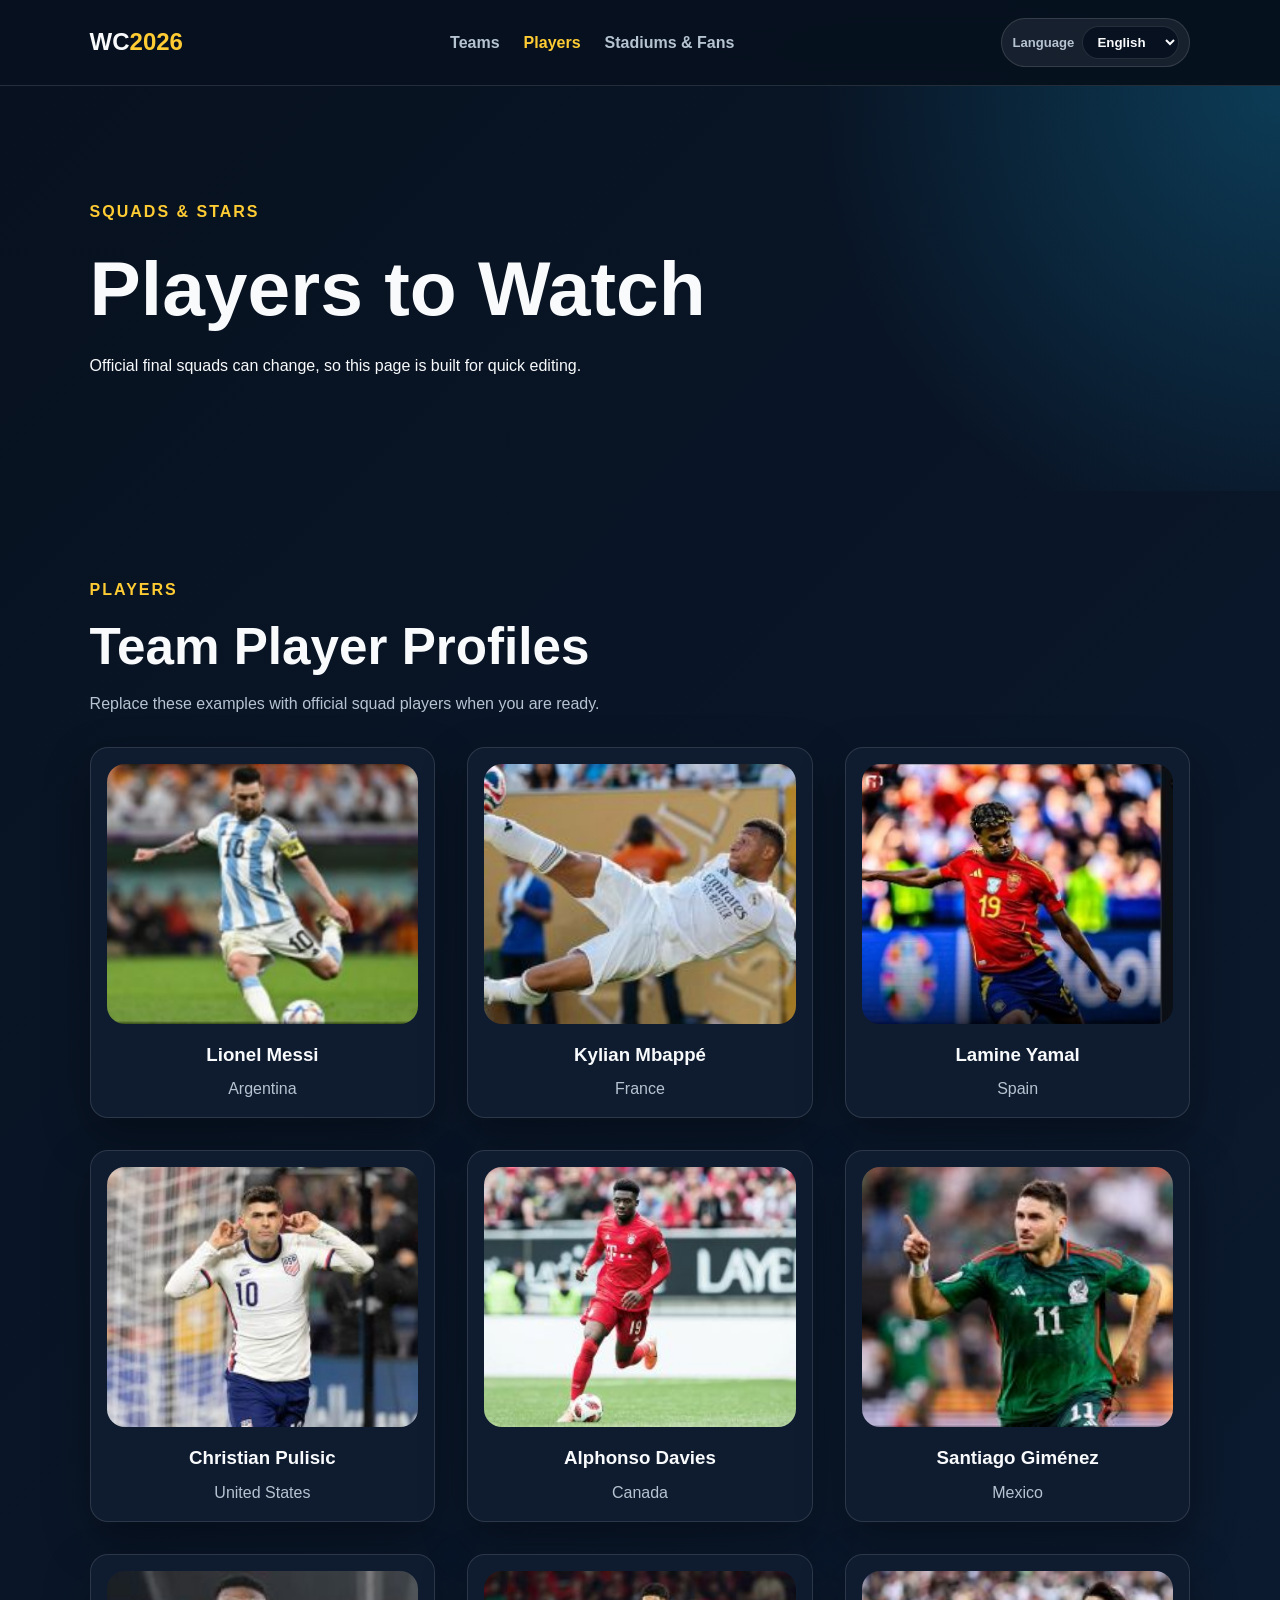
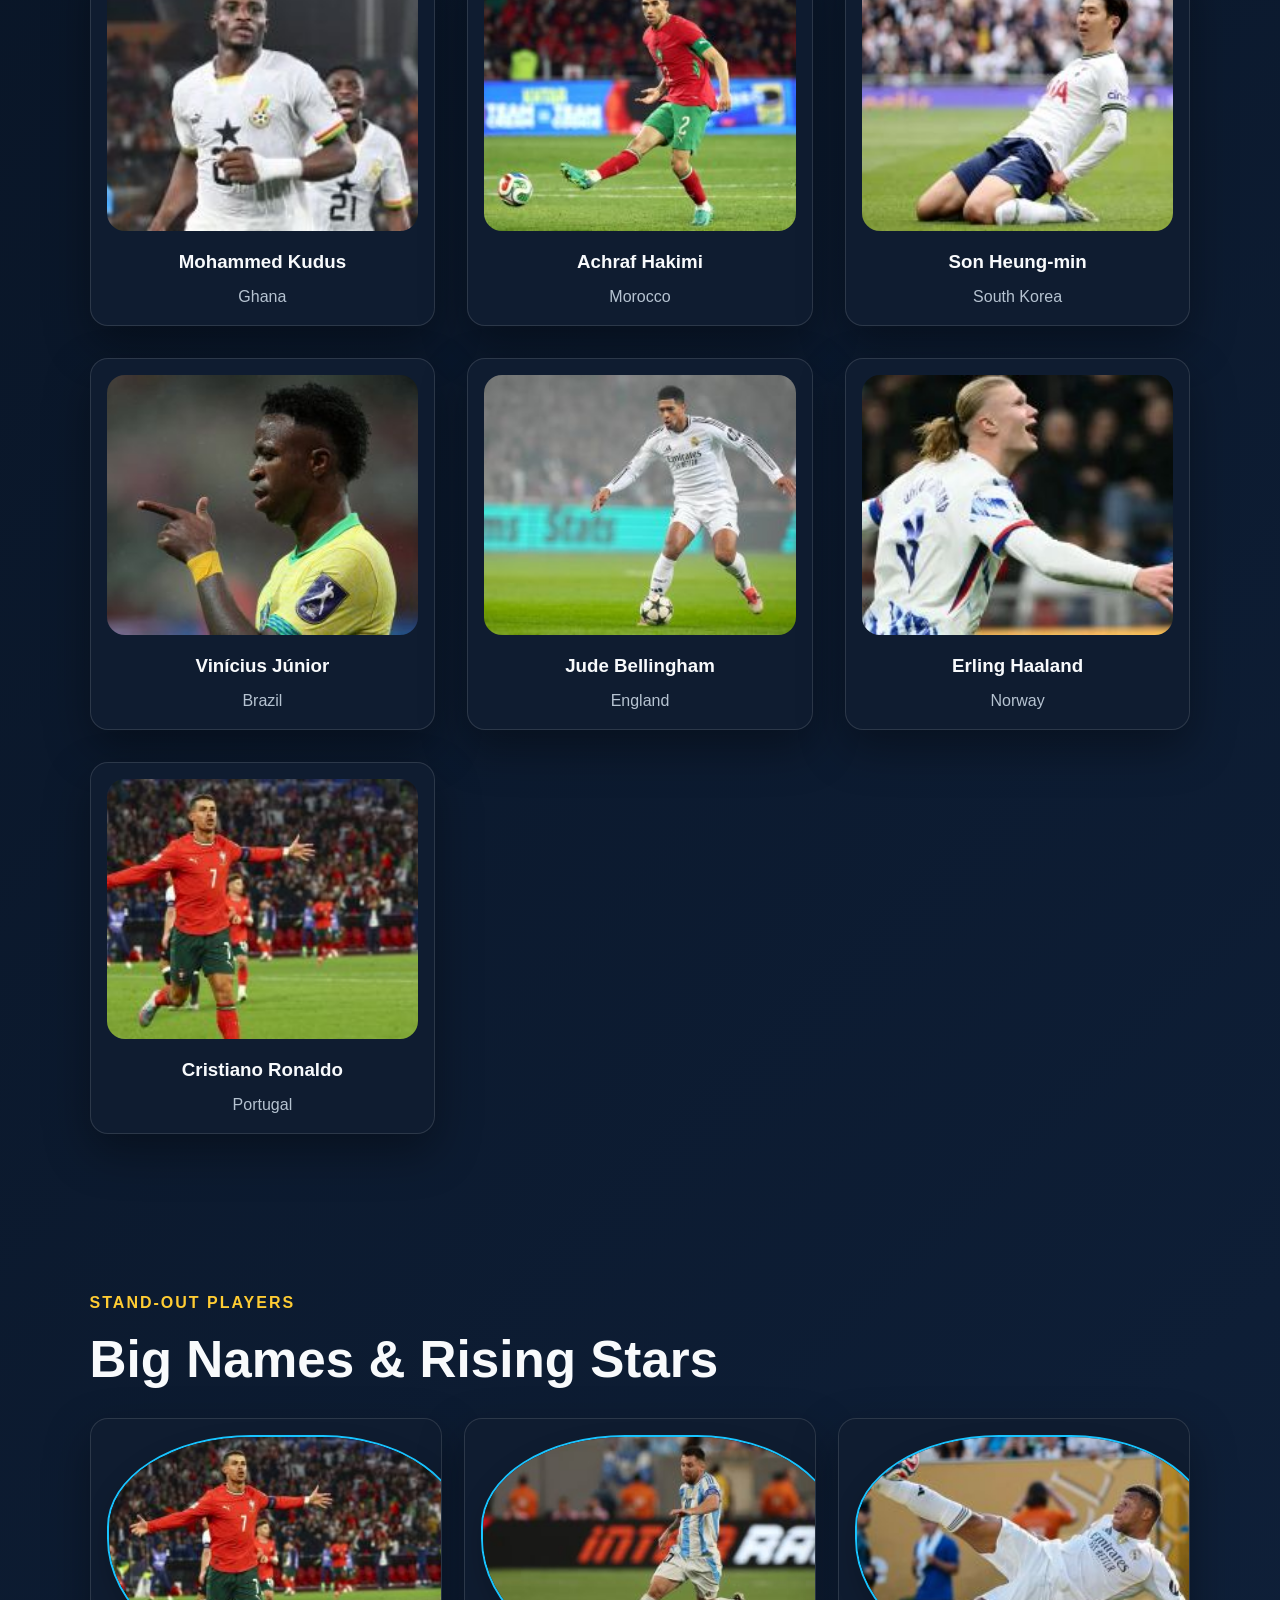
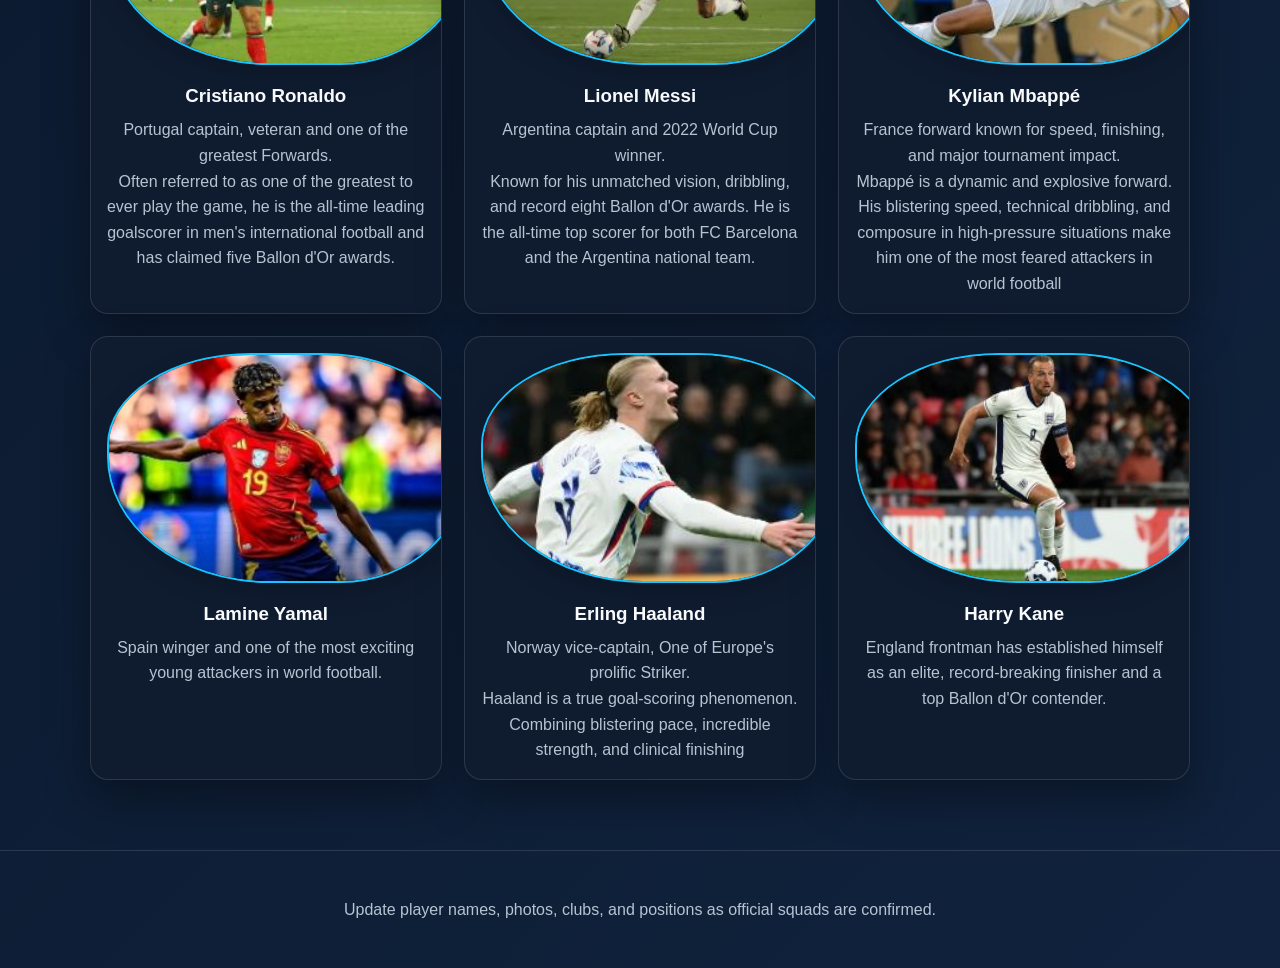
<file: players.html>
<!DOCTYPE html>
<html lang="en">
<head>
  <meta charset="UTF-8" />
  <meta name="viewport" content="width=device-width, initial-scale=1.0" />
  <title data-i18n-title="metaTitlePlayers">World Cup 2026 | Players</title>
  <link rel="stylesheet" href="assets/css/style.css" />
</head>
<body>
<header class="site-header">
  <a class="logo" href="index.html">WC<span>2026</span></a>
  <nav class="nav" id="nav">
    <a href="index.html" data-i18n="navTeams">Teams</a>
    <a href="players.html" class="active" data-i18n="navPlayers">Players</a>
    <a href="stadiums-fans.html" data-i18n="navStadiums">Stadiums & Fans</a>
  </nav>
  <div class="language-switcher" aria-label="Language selector">
    <label for="languageSelect" data-i18n="languageLabel">Language</label>
    <select id="languageSelect">
      <option value="en">English</option>
      <option value="fr">Français</option>
      <option value="es">Español</option>
    </select>
  </div>
  <button class="menu-btn" id="menuBtn">☰</button>
</header>

<section class="page-hero small">
  <p class="eyebrow" data-i18n="playersEyebrow">Squads & Stars</p>
  <h1 data-i18n="playersTitle">Players to Watch</h1>
  <p data-i18n="playersIntro">Official final squads can change, so this page is built for quick editing.</p>
</section>

<section class="section">
  <div class="section-title">
    <p class="eyebrow" data-i18n="playersSecEyebrow">Players</p>
    <h2 data-i18n="playersSecTitle">Team Player Profiles</h2>
    <p class="note" data-i18n="playersNote">Replace these examples with official squad players when you are ready.</p>
  </div>
  <div class="player-grid" id="playerGrid"></div>
</section>

<section class="section standout">
  <div class="section-title">
    <p class="eyebrow" data-i18n="standoutEyebrow">Stand-out Players</p>
    <h2 >Big Names & Rising Stars</h2>
  </div>
  <div class="cards four">

  <article class="card player-card">

  <div class="avatar">
    <img src="assets/images/Cristiano Ronaldo.jpg"
         alt="Cristiano Ronaldo"
         loading="lazy"
         decoding="async">
  </div>
  <h3>Cristiano Ronaldo</h3>
  <p> Portugal captain, veteran and one of the greatest Forwards.</p>
  <p> Often referred to as one of the greatest to ever play the game, he is the all-time leading goalscorer in men's international football and has claimed five Ballon d'Or awards.</p>

</article>
   <article class="card player-card">

  <div class="avatar">
    <img src="assets/images/Lionel.jpg"
         alt="Lionel Messi"
         loading="lazy"
         decoding="async">
  </div>
  <h3>Lionel Messi</h3>
  <p>Argentina captain and 2022 World Cup winner.</p>
  <p>Known for his unmatched vision, dribbling, and record eight Ballon d'Or awards. He is the all-time top scorer for both FC Barcelona and the Argentina national team.</p>
  <p></p>
</article>

<article class="card player-card">
  <div class="avatar">
    <img src="assets/images/Kylian Mbappe.jpg"
         alt="Kylian Mbappe"
         loading="lazy"
         decoding="async">
  </div>
  <h3>Kylian Mbappé</h3>
  <p>France forward known for speed, finishing, and major tournament impact.</p>
  <p>Mbappé is a dynamic and explosive forward. His blistering speed, technical dribbling, and composure in high-pressure situations make him one of the most feared attackers in world football</p>
</article>

<article class="card player-card">
  <div class="avatar">
    <img src="assets/images/Lamine Yamal.jpg"
         alt="Lamine Yamal"
         loading="lazy"
         decoding="async">
  </div>
  <h3>Lamine Yamal</h3>
  <p>Spain winger and one of the most exciting young attackers in world football.</p>
</article>

  <article class="card player-card">

  <div class="avatar">
    <img src="assets/images/Erling Haaland.jpg"
         alt="Erling Haaland"
         loading="lazy"
         decoding="async">
  </div>
  <h3>Erling Haaland</h3>
  <p> Norway vice-captain, One of Europe's prolific Striker.</p>
  <p>Haaland is a true goal-scoring phenomenon. Combining blistering pace, incredible strength, and clinical finishing</p>

</article>

<article class="card player-card">
  <div class="avatar">
    <img src="assets/images/Harry Kane.jpg"
         alt="Harry Kane"
         loading="lazy"
         decoding="async">
  </div>
  <h3>Harry Kane</h3>
  <p>England frontman has established himself as an elite, record-breaking finisher and a top Ballon d'Or contender.</p>
</article>
  </div>
</section>

<footer class="footer"><p data-i18n="footerPlayers">Update player names, photos, clubs, and positions as official squads are confirmed.</p></footer>
<script src="assets/js/data.js"></script>
<script src="assets/js/main.js"></script>
</body>
</html>
</file>
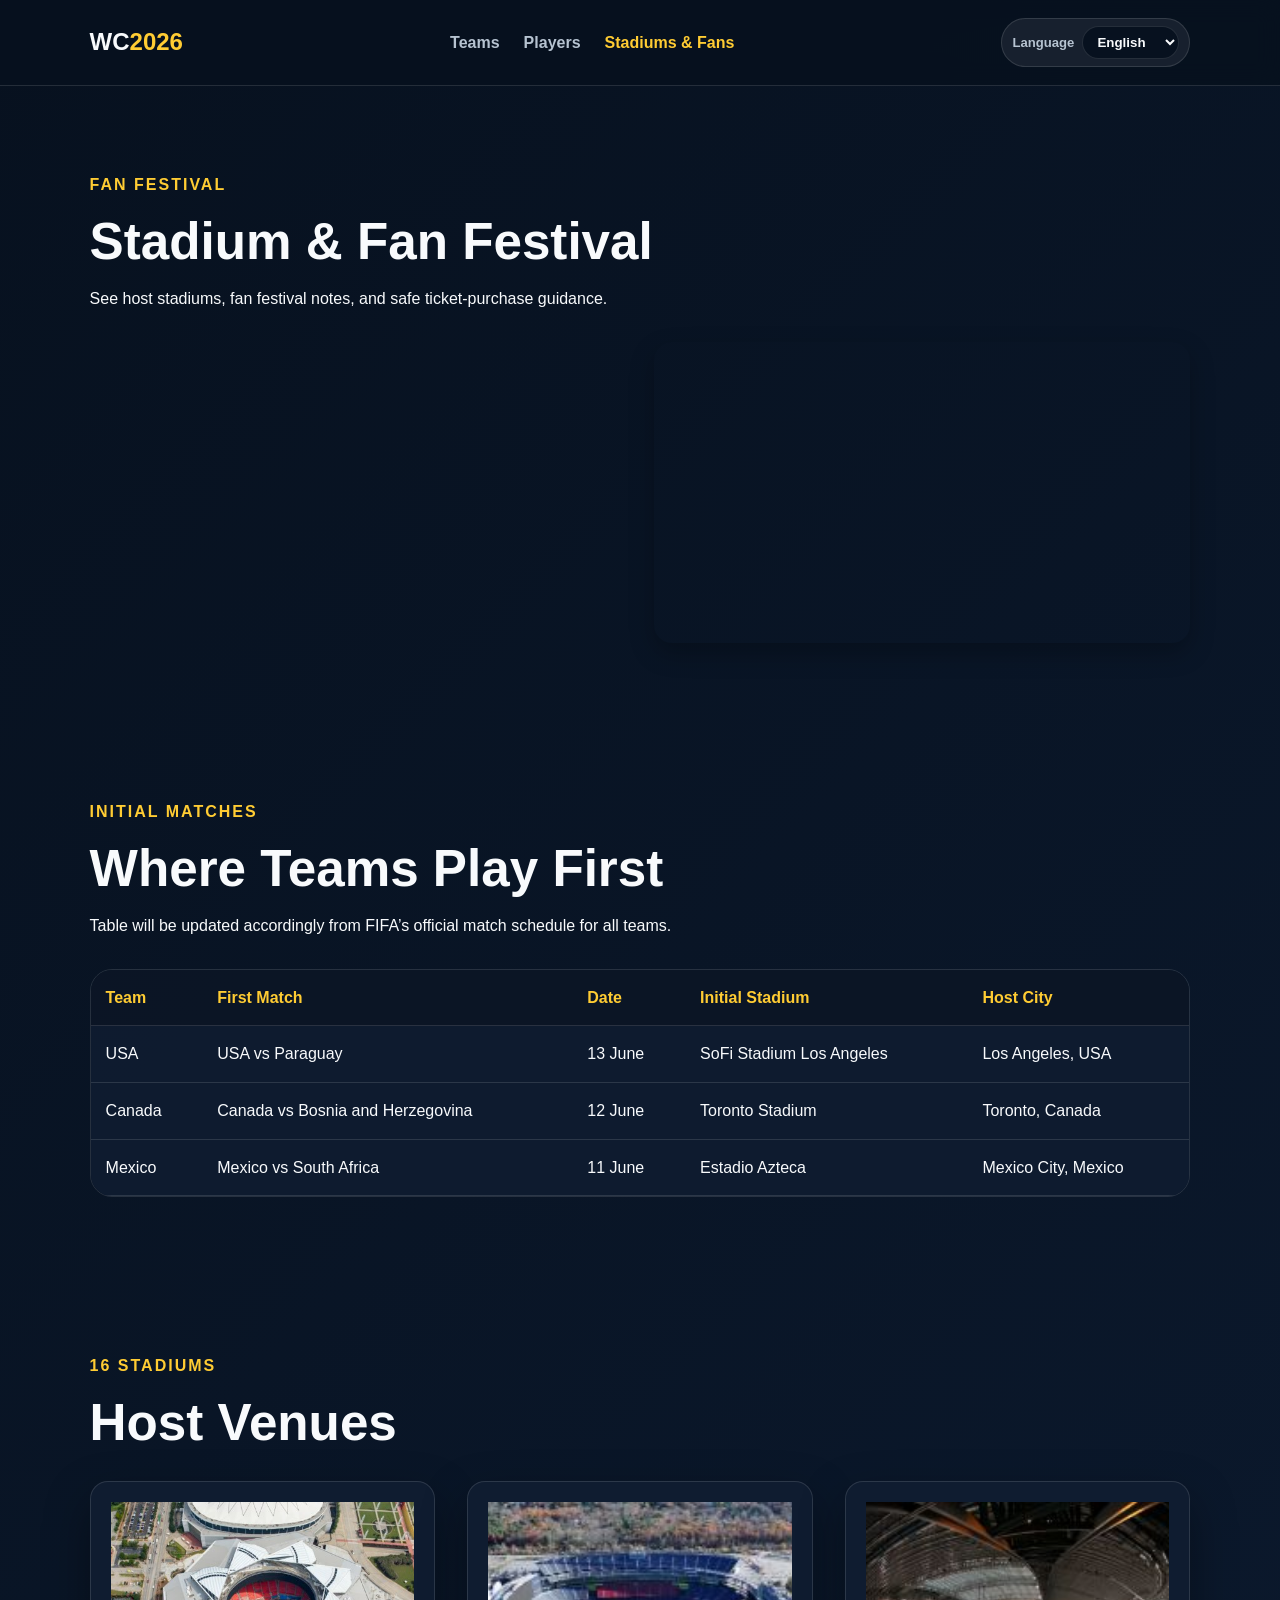
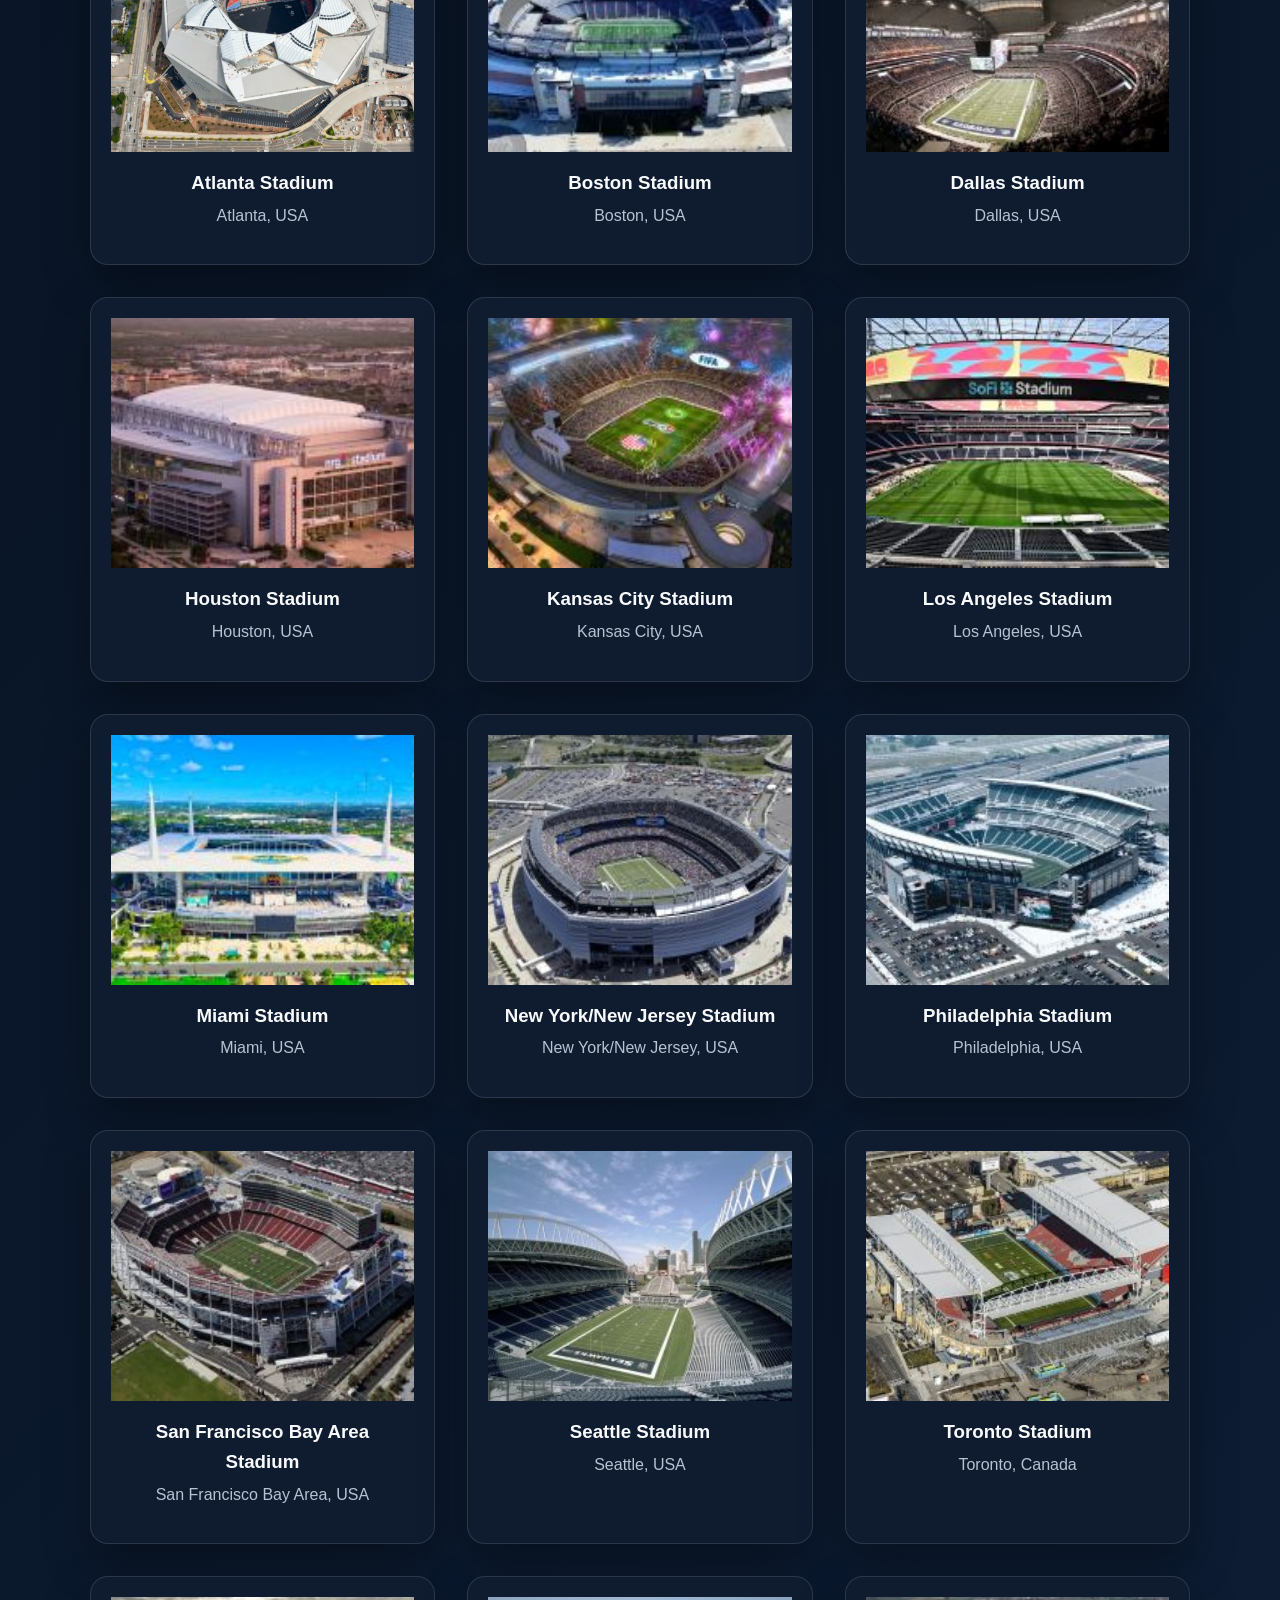
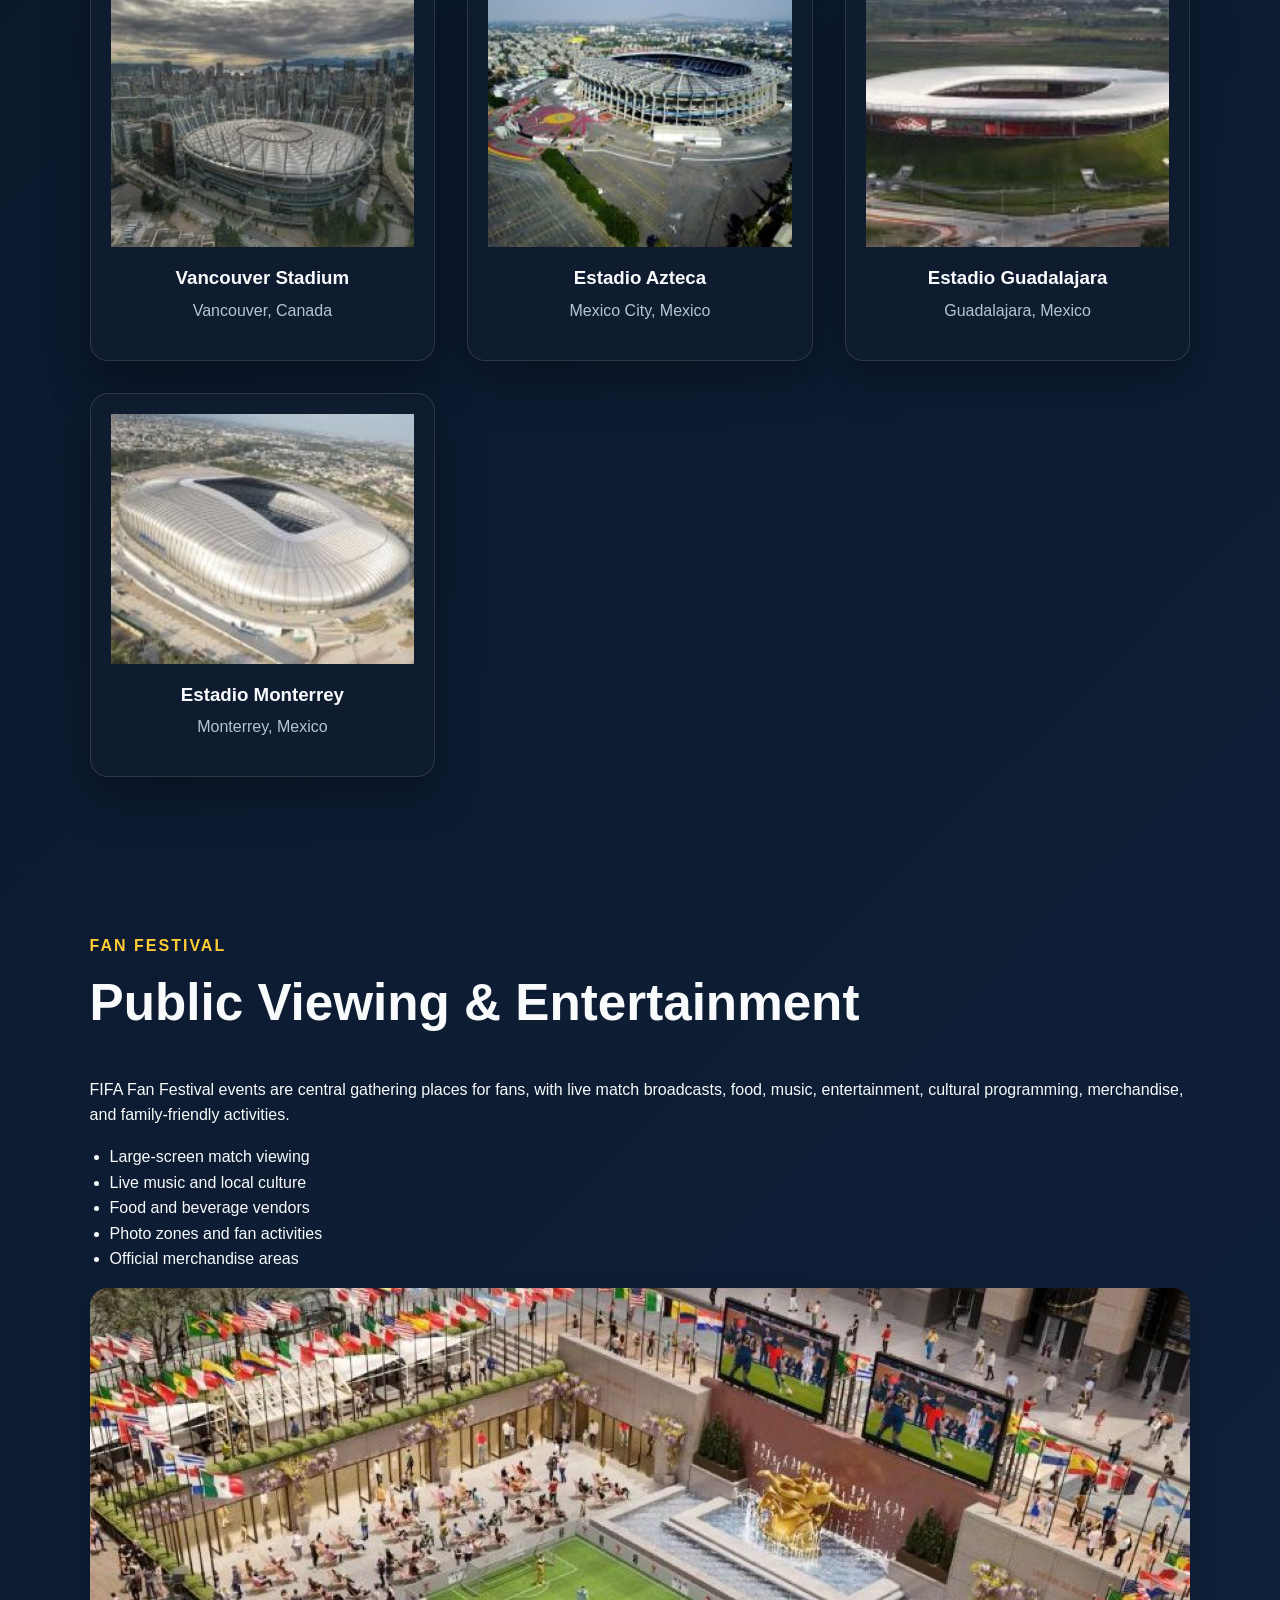
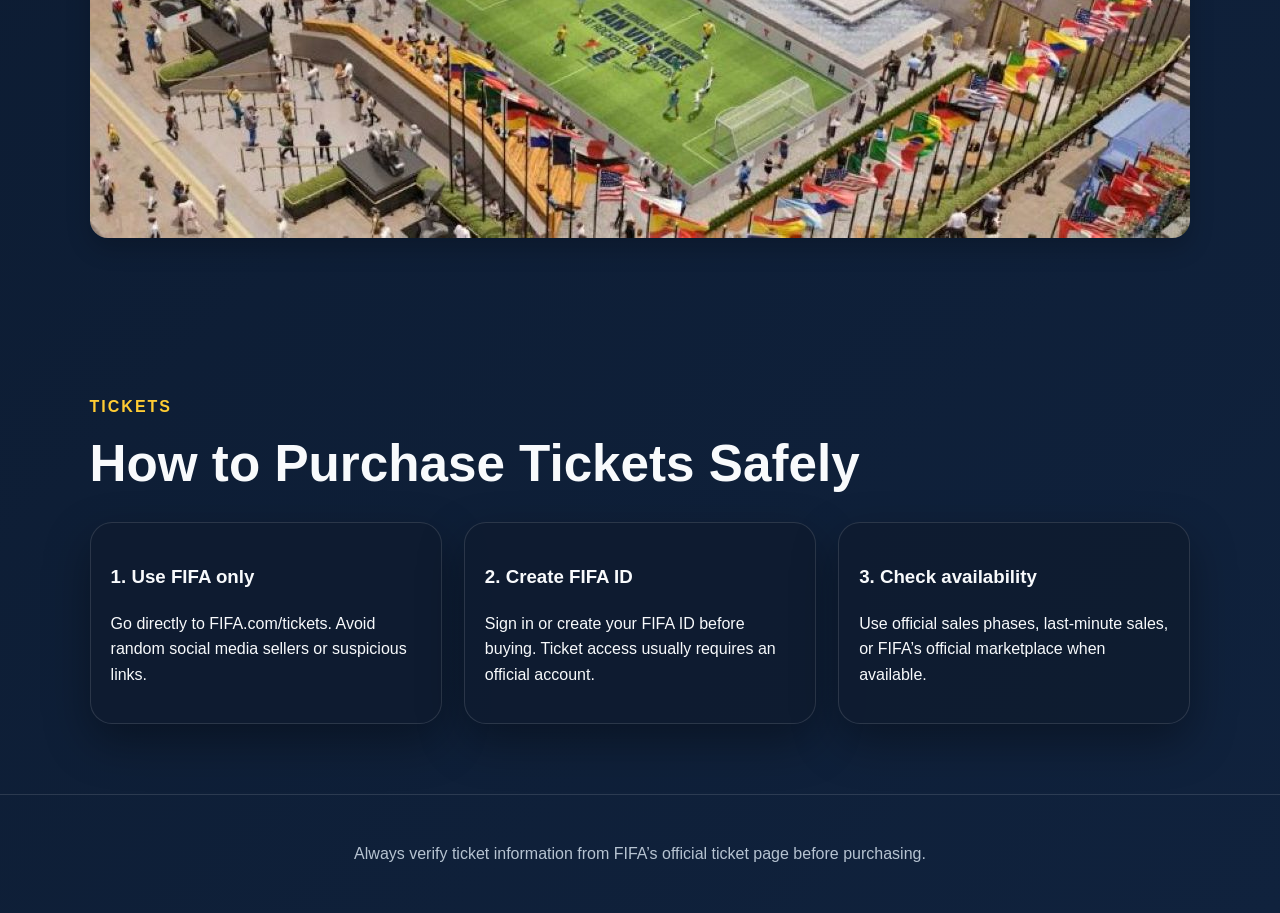
<file: stadiums-fans.html>
<!DOCTYPE html>
<html lang="en">
<head>
  <meta charset="UTF-8" />
  <meta name="viewport" content="width=device-width, initial-scale=1.0" />
  <title data-i18n-title="metaTitleStadiums">World Cup 2026 | Stadiums, Fan Festival & Tickets</title>
  <link rel="stylesheet" href="assets/css/style.css" />
</head>
<body>
<header class="site-header">
  <a class="logo" href="index.html">WC<span>2026</span></a>
  <nav class="nav" id="nav">
    <a href="index.html" data-i18n="navTeams">Teams</a>
    <a href="players.html" data-i18n="navPlayers">Players</a>
    <a href="stadiums-fans.html" class="active" data-i18n="navStadiums">Stadiums & Fans</a>
  </nav>
  <div class="language-switcher" aria-label="Language selector">
    <label for="languageSelect" data-i18n="languageLabel">Language</label>
    <select id="languageSelect">
      <option value="en">English</option>
      <option value="fr">Français</option>
      <option value="es">Español</option>
    </select>
  </div>
  <button class="menu-btn" id="menuBtn">☰</button>
</header>

<section class="section festival">
  <div class="section-title">
    <p class="eyebrow">Fan Festival</p>
    <h2>Stadium & Fan Festival</h2>
    <p>See host stadiums, fan festival notes, and safe ticket-purchase guidance.</p>
  </div>

  <div class="split">

    <div>
      <p>

    </div>

    <div class="festival-video">
      <iframe
        src="https://www.facebook.com/plugins/video.php?height=314&href=https%3A%2F%2Fweb.facebook.com%2Freel%2F1262063879406767%2F&show_text=false&width=560&t=0"
        width="100%"
        height="400"
        style="border:none;overflow:hidden"
        scrolling="no"
        frameborder="0"
        allowfullscreen="true"
        allow="autoplay; clipboard-write; encrypted-media; picture-in-picture; web-share">
      </iframe>
    </div>

  </div>
</section>

<section class="section">
  <div class="section-title">
    <p class="eyebrow" data-i18n="initialEyebrow">Initial Matches</p>
    <h2 data-i18n="initialTitle">Where Teams Play First</h2>
    <p class="initialNote">
      Table will be updated accordingly from FIFA’s official match schedule for all teams.
    </p>
  </div>

  <div class="table-wrap">
    <table>
      <thead>
        <tr>
          <th>Team</th>
          <th>First Match</th>
          <th>Date</th>
          <th>Initial Stadium</th>
          <th>Host City</th>
        </tr>
      </thead>

      <tbody id="initialMatches">
        <tr>
          <td>USA</td>
          <td>USA vs Paraguay</td>
          <td>13 June</td>
          <td>SoFi Stadium Los Angeles</td>
          <td>Los Angeles, USA</td>
        </tr>

        <tr>
          <td>Canada</td>
          <td>Canada vs Bosnia and Herzegovina</td>
           <td>12 June</td>
          <td>Toronto Stadium</td>
          <td>Toronto, Canada</td>
        </tr>

        <tr>
          <td>Mexico</td>
          <td>Mexico vs South Africa</td>
           <td>11 June</td>
          <td>Estadio Azteca</td>
          <td>Mexico City, Mexico</td>
        </tr>
      </tbody>
    </table>
  </div>
</section>

<section class="section">
  <div class="section-title">
    <p class="eyebrow" data-i18n="stadiumsEyebrow">16 Stadiums</p>
    <h2 data-i18n="stadiumsTitle">Host Venues</h2>
  </div>
  <div class="stadium-grid" id="stadiumGrid"></div>
</section>

<section class="section festival">
  <div class="section-title">
    <p class="eyebrow" data-i18n="festivalEyebrow">Fan Festival</p>
    <h2 data-i18n="festivalTitle">Public Viewing & Entertainment</h2>
  </div>
  <div class="split"></div>
    <div>
      <p data-i18n="festivalText">FIFA Fan Festival events are central gathering places for fans, with live match broadcasts, food, music, entertainment, cultural programming, merchandise, and family-friendly activities.</p>
      <ul class="clean-list">
        <li data-i18n="li1">Large-screen match viewing</li>
        <li data-i18n="li2">Live music and local culture</li>
        <li data-i18n="li3">Food and beverage vendors</li>
        <li data-i18n="li4">Photo zones and fan activities</li>
        <li data-i18n="li5">Official merchandise areas</li>
      </ul>
    </div>
<div class="festival-media">
  <a href="assets/images/Fan Festival.jpg" target="_blank">
    <img src="assets/images/Fan Festival.jpg"
         alt="FIFA Fan Festival">
  </a>
</div>
</section>

<section class="section tickets">
  <div class="section-title">
    <p class="eyebrow" data-i18n="ticketsEyebrow">Tickets</p>
    <h2 data-i18n="ticketsTitle">How to Purchase Tickets Safely</h2>
  </div>
  <div class="cards four">
    <article class="card"><h3 data-i18n="ticket1Title">1. Use FIFA only</h3><p data-i18n="ticket1Text">Go directly to FIFA.com/tickets. Avoid random social media sellers or suspicious links.</p></article>
    <article class="card"><h3 data-i18n="ticket2Title">2. Create FIFA ID</h3><p data-i18n="ticket2Text">Sign in or create your FIFA ID before buying. Ticket access usually requires an official account.</p></article>
    <article class="card"><h3 data-i18n="ticket3Title">3. Check availability</h3><p data-i18n="ticket3Text">Use official sales phases, last-minute sales, or FIFA’s official marketplace when available.</p></article>
  </div>
</section>

<footer class="footer"><p data-i18n="footerStadiums">Always verify ticket information from FIFA’s official ticket page before purchasing.</p></footer>
<script src="assets/js/data.js"></script>
<script src="assets/js/main.js"></script>
</body>
</html>
</file>
<file: assets/css/style.css>
:root{
  --bg:#07111f; 
  --card:#0f1c30; 
  --text:#f8fafc; 
  --muted:#b6c3d1;
  --primary:#18c4ff; 
  --accent:#ffcc33; 
  --danger:#ef4444; 
  --line:rgba(255,255,255,.12);
  --shadow:0 18px 45px rgba(0,0,0,.35);
  --radius:22px;
}

*{
  box-sizing:border-box;
} 

body{
  margin:0;
  font-family:Arial,Helvetica,sans-serif;
  background:linear-gradient(135deg,#07111f,#10223d);color:var(--text);
  line-height:1.6;
}

a{
  color:inherit;
  text-decoration:none;
}

.site-header{
  position:sticky;
  top:0;
  z-index:20;
  display:flex;
  align-items:center;
  justify-content:space-between;
  padding:18px 7%;
  background:rgba(7,17,31,.9);
  backdrop-filter:blur(12px);
  border-bottom:1px solid var(--line);
}

.logo{
  font-size:1.5rem;
  font-weight:900;
}

.logo span{
  color:var(--accent);
}

.nav{
  display:flex;
  gap:24px;
}

.nav a{
  color:var(--muted);
  font-weight:700;
}

.nav a.active,.nav a:hover{
  color:var(--accent);
}

.menu-btn{
  display:none;
  background:var(--primary);
  border:0;
  border-radius:10px;
  padding:9px 12px;
  font-size:1.2rem;
}

.hero{
  min-height:82vh;
  display:grid;
  grid-template-columns:1.1fr .9fr;
  gap:40px;
  align-items:center;
  padding:70px 7%;
}

.hero h1,.page-hero h1{
  font-size:clamp(2.4rem,6vw,5.6rem);
  line-height:1;
  margin:10px 0;
}

.hero p{
  font-size:1.15rem;
  color:var(--muted);
}

.eyebrow{
  color:var(--accent)!important;
  text-transform:uppercase;
  letter-spacing:2px;
  font-weight:900;
}

.btn{
  display:inline-block;
  margin-top:20px;
  background:linear-gradient(135deg,var(--primary),var(--accent));
  color:#06111f;
  padding:14px 22px;
  border-radius:999px;
  font-weight:900;
}

.placeholder{
  border:2px dashed rgba(255,255,255,.35);
  background:rgba(255,255,255,.05);
  display:grid;
  place-items:center;
  text-align:center;
  color:var(--muted);
  min-height:170px;
  border-radius:var(--radius);
  padding:18px;
}

.hero-media{
  min-height:380px;
  box-shadow:var(--shadow);
}

.section{
  padding:70px 7%;
}

.section-title{
  max-width:850px;
  margin-bottom:30px;
}

.section-title h2{
  font-size:clamp(2rem,4vw,3.2rem);
  line-height:1.1;
  margin:0 0 10px;
}

.note{
  color:var(--muted);
}

.cards,.team-grid,.player-grid,.stadium-grid{
  display:grid;
  gap:22px;
}

.four{
  grid-template-columns:repeat(3,1fr);
}

.team-grid{
  grid-template-columns:repeat(auto-fit,minmax(250px,1fr));
}

.player-grid,.stadium-grid{
  grid-template-columns:repeat(auto-fit,minmax(220px,1fr));
}

.card{background:rgba(15,28,48,.85);
  border:1px solid var(--line);
  border-radius:var(--radius);
  padding:20px;
  box-shadow:var(--shadow);
  transition:.3s;
}

.card:hover{
  transform:translateY(-6px);
  border-color:var(--accent);
}

.media-box{
  min-height:160px;
  margin-bottom:18px;
}

.tag{
  display:inline-block;
  background:rgba(24,196,255,.14);
  color:var(--primary);
  padding:6px 10px;
  border-radius:999px;
  font-size:.82rem;
  font-weight:800;
}

.search{
  width:100%;
  padding:16px 18px;
  border-radius:16px;
  border:1px solid var(--line);
  background:#07111f;
  color:var(--text);
  font-size:1rem;
  margin-bottom:28px;
}

.page-hero{
  padding:90px 7%;
  background:radial-gradient(circle at top right,rgba(24,196,255,.22),transparent 35%);
}

.small{
  min-height:45vh;
  display:flex;
  flex-direction:column;
  justify-content:center;
}

.avatar{
  height:160px;
  border-radius:50%;
  margin:auto auto 18px;
}

.video-placeholder{
  border:2px dashed var(--accent);
  border-radius:var(--radius);
  padding:35px;
  background:rgba(0,0,0,.18);
}

.split{
  display:grid;
  grid-template-columns:1fr 1fr;
  gap:28px;
  align-items:center;
}

.clean-list{
  padding-left:20px;
}

.table-wrap{
  overflow:auto;
  border-radius:var(--radius);
  border:1px solid var(--line);
}

table{
  width:100%;
  border-collapse:collapse;
  background:rgba(15,28,48,.92);
}

th,td{
  padding:15px;
  border-bottom:1px solid var(--line);
  text-align:left;
}

th{
  color:var(--accent);
  background:rgba(0,0,0,.22);
}

.footer{
  text-align:center;
  padding:30px 7%;
  color:var(--muted);
  border-top:1px solid var(--line);
}

@media(max-width:850px){
  menu-btn{display:block}.nav{display:none;
    position:absolute;
    right:7%;
    top:65px;
    flex-direction:column;
    background:#0f1c30;
    padding:18px;border-radius:16px;
    border:1px solid var(--line)}.nav.open{display:flex}.hero,
    .split{grid-template-columns:1fr}
    .three{grid-template-columns:1fr}
    .hero{padding-top:40px}
    .hero-media{min-height:250px};
  }

  .language-switcher{
  display:flex;
  align-items:center;
  gap:8px;
  background:rgba(255,255,255,.07);
  border:1px solid var(--line);
  border-radius:999px;
  padding:7px 10px;
  color:var(--muted);
  font-weight:800;
}

  .language-switcher label{
    font-size:.82rem;
  }
  
  .language-switcher select{
    background:#07111f;
    color:var(--text);
    border:1px solid var(--line);
    border-radius:999px;
    padding:7px 10px;
    font-weight:800;
    outline:none;
  }
  
  .language-switcher select:focus{
    border-color:var(--accent);
  }

@media(max-width:850px){
  .site-header{gap:12px}.language-switcher{margin-left:auto}.language-switcher label{display:none}
  .nav{right:7%;
  top:76px};
}

@media(max-width:520px){
  .site-header{padding:14px 5%}.logo{font-size:1.2rem}.language-switcher select{max-width:105px}
  .menu-btn{padding:8px 10px}.hero,.section,
  .page-hero{padding-left:5%;
    padding-right:5%};
  }

  footer { 
  padding:1rem 0; 
  border-top:1px solid rgba(255,255,255,.08); 
  color: var(--muted); 
  }

 


.footer-row{
  display:flex; 
  justify-content:space-between; 
  align-items:flex-start;
  gap:40px; 
  flex-wrap:wrap; 
  margin-bottom:20px;
}

.footer-socials i{
  font-size:1.1rem; 
  width:18px; 
  height:18px; 
  display:inline-flex;
  align-items:center; 
  justify-content:center; 
  border-radius:50%;
}

/* Bottom strip */
.footer-bottom{
  text-align:center; 
  border-top:1px solid rgba(255,255,255,.1);
  padding-top:16px; 
  color:#a6b0c3;
  font-size:.9rem;
}

#facebook{ 
  background:#4267B2; 
  color:#fff; 
  border-radius:50px; 
  padding:10px; 
  font-size:1rem;
}

#instagram{ 
  background:linear-gradient(180deg,#feda75,#fa7e1e,#d62976,#962fbf,#4f5bf4); color:#fff; 
  border-radius:50px; 
  padding:10px; 
  font-size:1rem;
}

#X{ 
  background:#020618; 
  color:#fff; 
  border-radius:50px; 
  padding:10px; 
  font-size:1rem;
}

#youtube{ 
  background:#FF0000; 
  color:#fff; 
  border-radius:50px; 
  padding:10px; 
  font-size:1rem;
}

#linkedin{ 
  background:#4f5bf4; 
  color:#fff; 
  border-radius:50px; 
  padding:10px; 
  font-size:1rem;
}

#github{ 
  background:#000; 
  color:#fff; 
  border-radius:50px; 
  padding:10px; 
  font-size:1rem;
}

.site-footer{ 
  padding:28px 0; 
  background:#0b1220; 
  border-top:1px solid rgba(255,255,255,.1); 
  margin-top:48px; 
}

.footer-container{ 
  display:flex; 
  align-items:center; 
  justify-content:space-between; 
  gap:16px; 
  flex-wrap:wrap; 
}

.foot__inner p{ 
  margin:4px 0; 
  color:#fff; 
}

.socials .social-container{ 
  display:flex; 
  gap:12px;
}

.footer-socials .social-container{ 
  display:flex; 
  gap:12px; 
  flex-wrap:wrap;
}


.video-container{
  display:flex;
  justify-content:center;
  margin-top:2rem;
}

.team-card img{
    width:100%;
    height:250px;
    object-fit:cover;
    display:block;
}

.team-card{
    overflow:hidden;
    border-radius:18px;
    transition:.4s ease;
}

.team-card h3{
    padding:12px;
    margin:0;
    text-align:center;
    font-size:1.1rem;
    font-weight:600;
    color:#ffffff;
}

.team-card:hover{
    transform:translateY(-10px);
    box-shadow:0 15px 35px rgba(0,0,0,.25);
}

.team-card img{
    transition:.5s;
}

.team-card:hover img{
    transform:scale(1.08);
}

.team-card{
  background:#0f172a;
  padding-bottom:15px;
}

.team-card h3{
  display:block;
  color:#ffffff !important;
  text-align:center;
  font-size:1.2rem;
  font-weight:700;
  padding:15px;
  margin:0;
  position:relative;
  z-index:2;
}

.team-card{
  background:var(--card);
  overflow:hidden;
  border-radius:18px;
  transition:.4s ease;
  text-align:center;
  padding-bottom:12px;
}

.team-card h3{
  color:var(--text) !important;
  background:transparent !important;
  display:block !important;
  opacity:1 !important;
  visibility:visible !important;
  margin:0;
  padding:14px 10px;
  font-size:1.15rem;
  font-weight:700;
}

.team-card h3{
  color:#ffffff !important;
}

#teamGrid .team-card{
  background:#0f172a !important;
  border-radius:18px !important;
  overflow:hidden !important;
  text-align:center !important;
  padding-bottom:18px !important;
}

#teamGrid .team-card img{
  width:100% !important;
  height:250px !important;
  object-fit:cover !important;
  display:block !important;
}

#teamGrid .team-card h3{
  color:#ffffff !important;
  background:#0f172a !important;
  display:block !important;
  opacity:1 !important;
  visibility:visible !important;
  margin:0 !important;
  padding:16px 10px !important;
  font-size:1.2rem !important;
  font-weight:800 !important;
  line-height:1.3 !important;
}

.standout .avatar{
  width:360px;
  height:230px;
  margin:0 auto 1rem;
  overflow:hidden;
  border-radius:40% 40% 35% 45% / 40% 45% 50% 55%;
  border:2px solid var(--primary);
  box-shadow:0 10px 25px rgba(0,0,0,.2);
}

.standout .avatar img{
  width:100%;
  height:100%;
  object-fit:cover;
  display:block;
}

.player-grid{
  display:grid;
  grid-template-columns:repeat(auto-fit,minmax(260px,1fr));
  gap:2rem;
}

.player-card{
  background:var(--card);
  border-radius:18px;
  padding:1rem;
  text-align:center;
  overflow:hidden;
}

.player-photo{
  width:100%;
  height:260px;
  border-radius:18px;
  overflow:hidden;
}

.player-photo img{
  width:100%;
  height:100%;
  object-fit:cover;
  display:block;
}

.player-card h3{
  color:var(--text);
  margin:1rem 0 .4rem;
}

.player-card p{
  color:var(--muted);
  margin:0;
}

.stadium-grid{
  display:grid;
  grid-template-columns:repeat(auto-fit,minmax(320px,1fr));
  gap:2rem;
}

.stadium-card{
  background:var(--card);
  border-radius:18px;
  overflow:hidden;
  text-align:center;
  transition:.4s ease;
}

.stadium-card:hover{
  transform:translateY(-8px);
  box-shadow:0 15px 35px rgba(0,0,0,.25);
}

.stadium-card img{
  width:100%;
  height:250px;
  object-fit:cover;
  display:block;
}

.stadium-card h3{
  padding:1rem .5rem .3rem;
  color:var(--text);
  margin:0;
}

.stadium-card p{
  padding:0 1rem 1rem;
  color:var(--muted);
  margin:0;
}

.team-card:hover,
.player-card:hover,
.stadium-card:hover{
    transform:translateY(-10px);
    box-shadow:0 15px 35px rgba(0,0,0,.25);
}

.team-card img,
.player-card img,
.stadium-card img{
    transition:.5s ease;
}

.team-card:hover img,
.player-card:hover img,
.stadium-card:hover img{
    transform:scale(1.08);
}



.festival-media{
  border-radius:18px;
  overflow:hidden;
  box-shadow:0 10px 25px rgba(0,0,0,.2);
}

.festival-media img{
  width:100%;
  height:100%;
  min-height:350px;
  object-fit:cover;
  display:block;
  transition:.5s ease;
}

.festival-media:hover img{
  transform:scale(1.05);
}

.festival-video{
  position:relative;
  width:100%;
  padding-bottom:56.25%; /* 16:9 */
  overflow:hidden;
  border-radius:18px;
  box-shadow:0 10px 25px rgba(0,0,0,.25);
}

.festival-video iframe{
  position:absolute;
  top:0;
  left:0;
  width:100%;
  height:100%;
  border:none;
}

.video-link{
  display:inline-block;
  margin-top:1rem;
  color:var(--primary);
  font-weight:700;
}

.festival-video{
    width:100%;
    overflow:hidden;
    border-radius:18px;
    box-shadow:0 10px 25px rgba(0,0,0,.25);
}

.festival-video iframe{
    width:100%;
    display:block;
    border:none;
}

.group-grid{
    display:grid;
    grid-template-columns:repeat(auto-fit,minmax(320px,1fr));
    gap:2rem;
}

.group-card{
    background:var(--card);
    border:1px solid rgba(255,255,255,.08);
    border-radius:20px;
    padding:1.5rem;
    text-align:center;
    box-shadow:0 10px 25px rgba(0,0,0,.15);
}

.group-card h3{
    margin-bottom:1rem;
    color:var(--primary);
}

.team-option{
    display:flex;
    align-items:center;
    gap:1rem;
    padding:.8rem;
    margin-bottom:.8rem;
    border-radius:12px;
    background:rgba(255,255,255,.05);
    transition:.3s ease;
}

.team-option:hover{
    transform:translateX(8px);
    background:rgba(255,255,255,.1);
}

.team-option img{
    width:50px;
    height:50px;
    border-radius:50%;
    object-fit:cover;
}

.team-option span{
    font-weight:600;
    color:var(--text);
}
</file>
